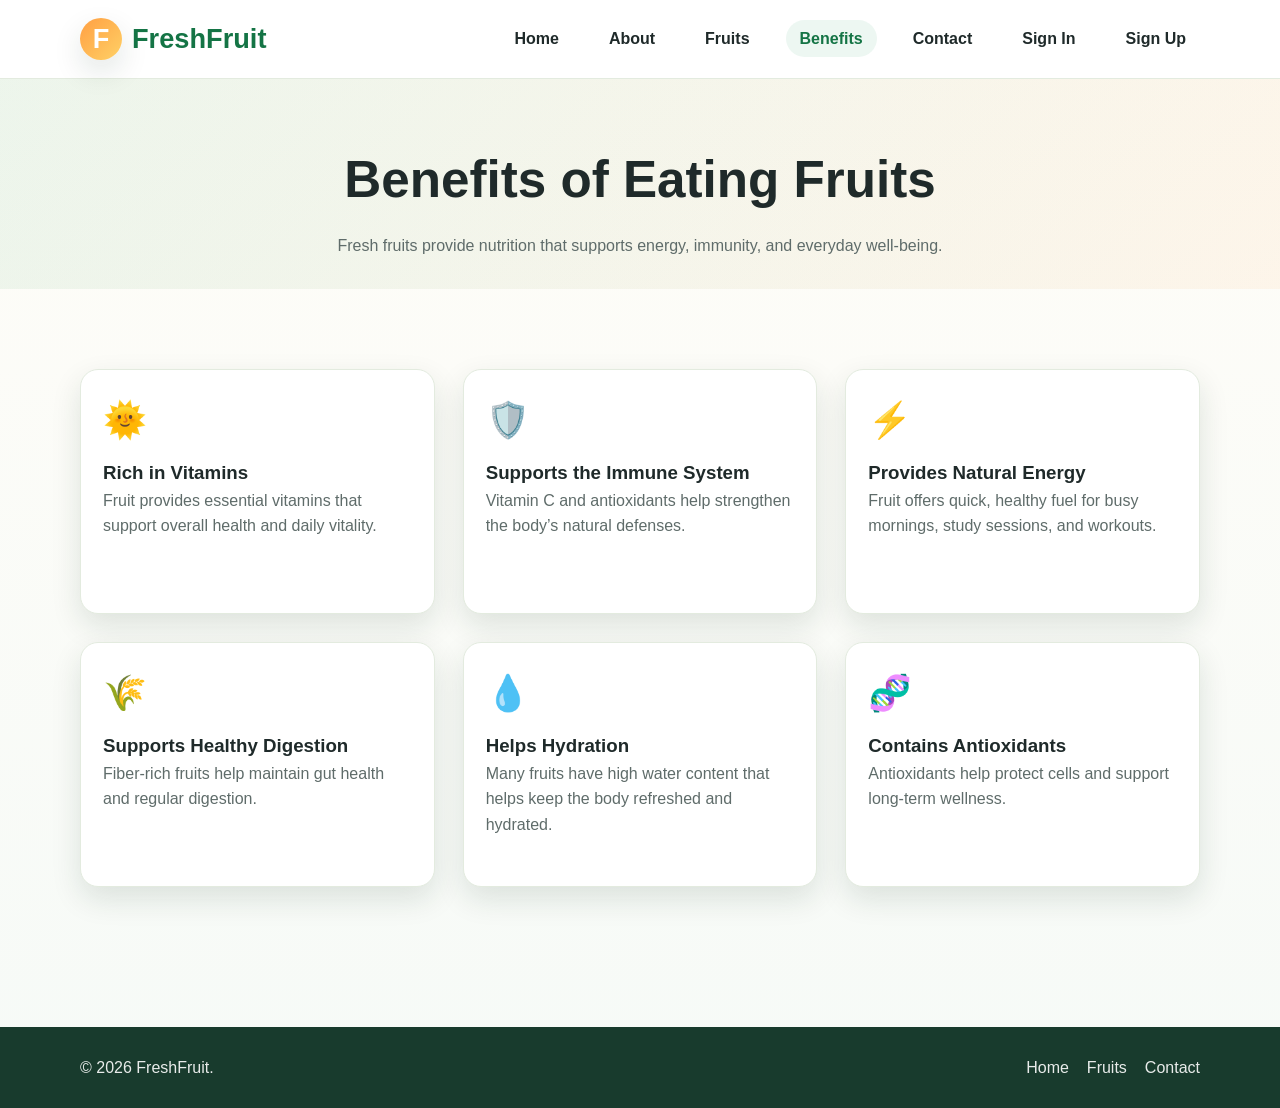
<file: benefits.html>
<!DOCTYPE html>
<html lang="en">
  <head>
    <meta charset="UTF-8" />
    <meta name="viewport" content="width=device-width, initial-scale=1.0" />
    <title>FreshFruit | Benefits</title>
    <link rel="stylesheet" href="css/style.css" />
  </head>
  <body>
    <header class="site-header">
      <nav class="navbar container" aria-label="Main navigation">
        <a href="index.html" class="brand" aria-label="FreshFruit home">
          <span class="brand-mark">F</span>
          <span>FreshFruit</span>
        </a>
        <button class="nav-toggle" type="button" aria-label="Toggle navigation">☰</button>
        <ul class="nav-menu">
          <li><a href="index.html">Home</a></li>
          <li><a href="about.html">About</a></li>
          <li><a href="fruits.html">Fruits</a></li>
          <li><a href="benefits.html">Benefits</a></li>
          <li><a href="contact.html">Contact</a></li>
          <li class="auth-logged-out"><a href="signin.html">Sign In</a></li>
          <li class="auth-logged-out"><a href="signup.html">Sign Up</a></li>
          <li class="auth-logged-in hidden"><a href="profile.html">Profile</a></li>
          <li class="auth-logged-in hidden"><button class="nav-signout" type="button">Sign Out</button></li>
        </ul>
      </nav>
    </header>

    <main>
      <section class="page-header">
        <div class="container page-header-inner">
          <h1>Benefits of Eating Fruits</h1>
          <p>Fresh fruits provide nutrition that supports energy, immunity, and everyday well-being.</p>
        </div>
      </section>

      <section class="section">
        <div class="container">
          <div class="benefits-grid">
            <article class="benefit-card">
              <div class="benefit-icon">🌞</div>
              <h3>Rich in Vitamins</h3>
              <p>Fruit provides essential vitamins that support overall health and daily vitality.</p>
            </article>

            <article class="benefit-card">
              <div class="benefit-icon">🛡️</div>
              <h3>Supports the Immune System</h3>
              <p>Vitamin C and antioxidants help strengthen the body’s natural defenses.</p>
            </article>

            <article class="benefit-card">
              <div class="benefit-icon">⚡</div>
              <h3>Provides Natural Energy</h3>
              <p>Fruit offers quick, healthy fuel for busy mornings, study sessions, and workouts.</p>
            </article>

            <article class="benefit-card">
              <div class="benefit-icon">🌾</div>
              <h3>Supports Healthy Digestion</h3>
              <p>Fiber-rich fruits help maintain gut health and regular digestion.</p>
            </article>

            <article class="benefit-card">
              <div class="benefit-icon">💧</div>
              <h3>Helps Hydration</h3>
              <p>Many fruits have high water content that helps keep the body refreshed and hydrated.</p>
            </article>

            <article class="benefit-card">
              <div class="benefit-icon">🧬</div>
              <h3>Contains Antioxidants</h3>
              <p>Antioxidants help protect cells and support long-term wellness.</p>
            </article>
          </div>
        </div>
      </section>
    </main>

    <footer class="site-footer">
      <div class="container footer-inner">
        <p>© 2026 FreshFruit.</p>
        <div class="footer-links">
          <a href="index.html">Home</a>
          <a href="fruits.html">Fruits</a>
          <a href="contact.html">Contact</a>
        </div>
      </div>
    </footer>

    <script src="js/script.js"></script>
  </body>
</html>
</file>
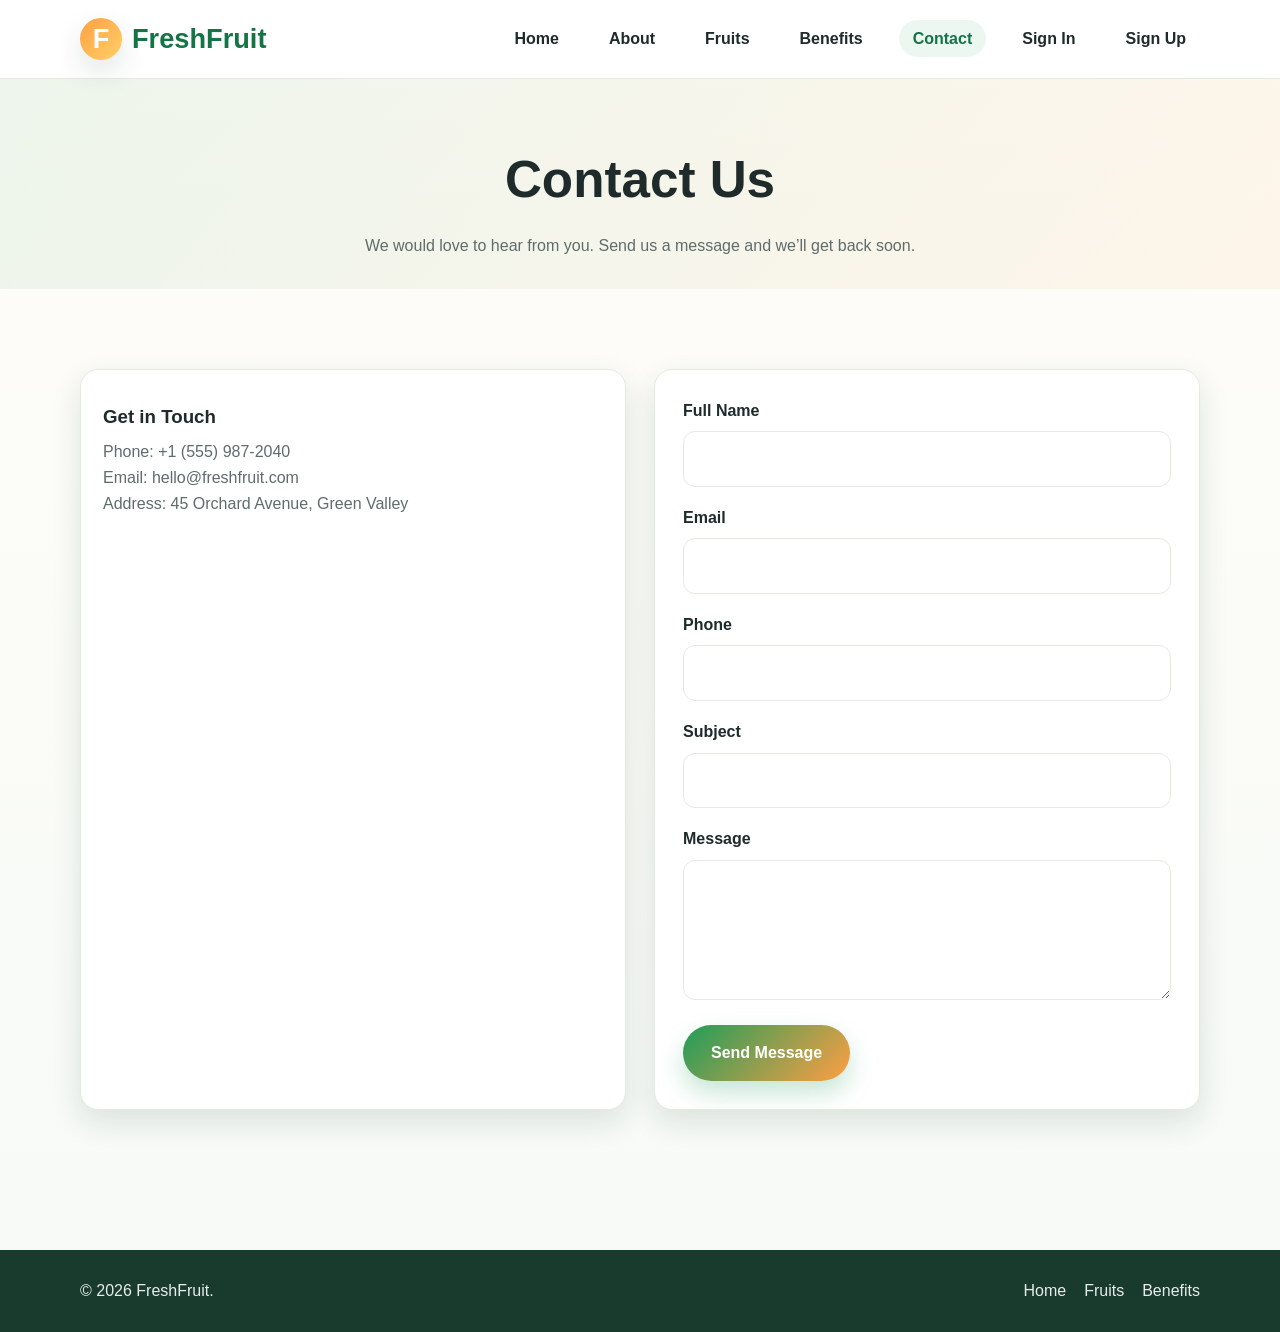
<file: contact.html>
<!DOCTYPE html>
<html lang="en">
  <head>
    <meta charset="UTF-8" />
    <meta name="viewport" content="width=device-width, initial-scale=1.0" />
    <title>FreshFruit | Contact</title>
    <link rel="stylesheet" href="css/style.css" />
  </head>
  <body>
    <header class="site-header">
      <nav class="navbar container" aria-label="Main navigation">
        <a href="index.html" class="brand" aria-label="FreshFruit home">
          <span class="brand-mark">F</span>
          <span>FreshFruit</span>
        </a>
        <button class="nav-toggle" type="button" aria-label="Toggle navigation">☰</button>
        <ul class="nav-menu">
          <li><a href="index.html">Home</a></li>
          <li><a href="about.html">About</a></li>
          <li><a href="fruits.html">Fruits</a></li>
          <li><a href="benefits.html">Benefits</a></li>
          <li><a href="contact.html">Contact</a></li>
          <li class="auth-logged-out"><a href="signin.html">Sign In</a></li>
          <li class="auth-logged-out"><a href="signup.html">Sign Up</a></li>
          <li class="auth-logged-in hidden"><a href="profile.html">Profile</a></li>
          <li class="auth-logged-in hidden"><button class="nav-signout" type="button">Sign Out</button></li>
        </ul>
      </nav>
    </header>

    <main>
      <section class="page-header">
        <div class="container page-header-inner">
          <h1>Contact Us</h1>
          <p>We would love to hear from you. Send us a message and we’ll get back soon.</p>
        </div>
      </section>

      <section class="section">
        <div class="container contact-layout">
          <div class="contact-card">
            <h3>Get in Touch</h3>
            <p>Phone: +1 (555) 987-2040</p>
            <p>Email: hello@freshfruit.com</p>
            <p>Address: 45 Orchard Avenue, Green Valley</p>
          </div>

          <div class="form-card">
            <form id="contactForm" novalidate>
              <div class="form-group">
                <label for="name">Full Name</label>
                <input id="name" name="name" type="text" />
              </div>

              <div class="form-group">
                <label for="email">Email</label>
                <input id="email" name="email" type="email" />
              </div>

              <div class="form-group">
                <label for="phone">Phone</label>
                <input id="phone" name="phone" type="tel" />
              </div>

              <div class="form-group">
                <label for="subject">Subject</label>
                <input id="subject" name="subject" type="text" />
              </div>

              <div class="form-group">
                <label for="message">Message</label>
                <textarea id="message" name="message"></textarea>
              </div>

              <div class="form-actions">
                <button type="submit" class="btn btn-primary">Send Message</button>
              </div>

              <div id="contactError" class="alert error" aria-live="polite"></div>
              <div id="contactSuccess" class="alert success" aria-live="polite"></div>
            </form>
          </div>
        </div>
      </section>
    </main>

    <footer class="site-footer">
      <div class="container footer-inner">
        <p>© 2026 FreshFruit.</p>
        <div class="footer-links">
          <a href="index.html">Home</a>
          <a href="fruits.html">Fruits</a>
          <a href="benefits.html">Benefits</a>
        </div>
      </div>
    </footer>

    <script src="js/script.js"></script>
  </body>
</html>
</file>
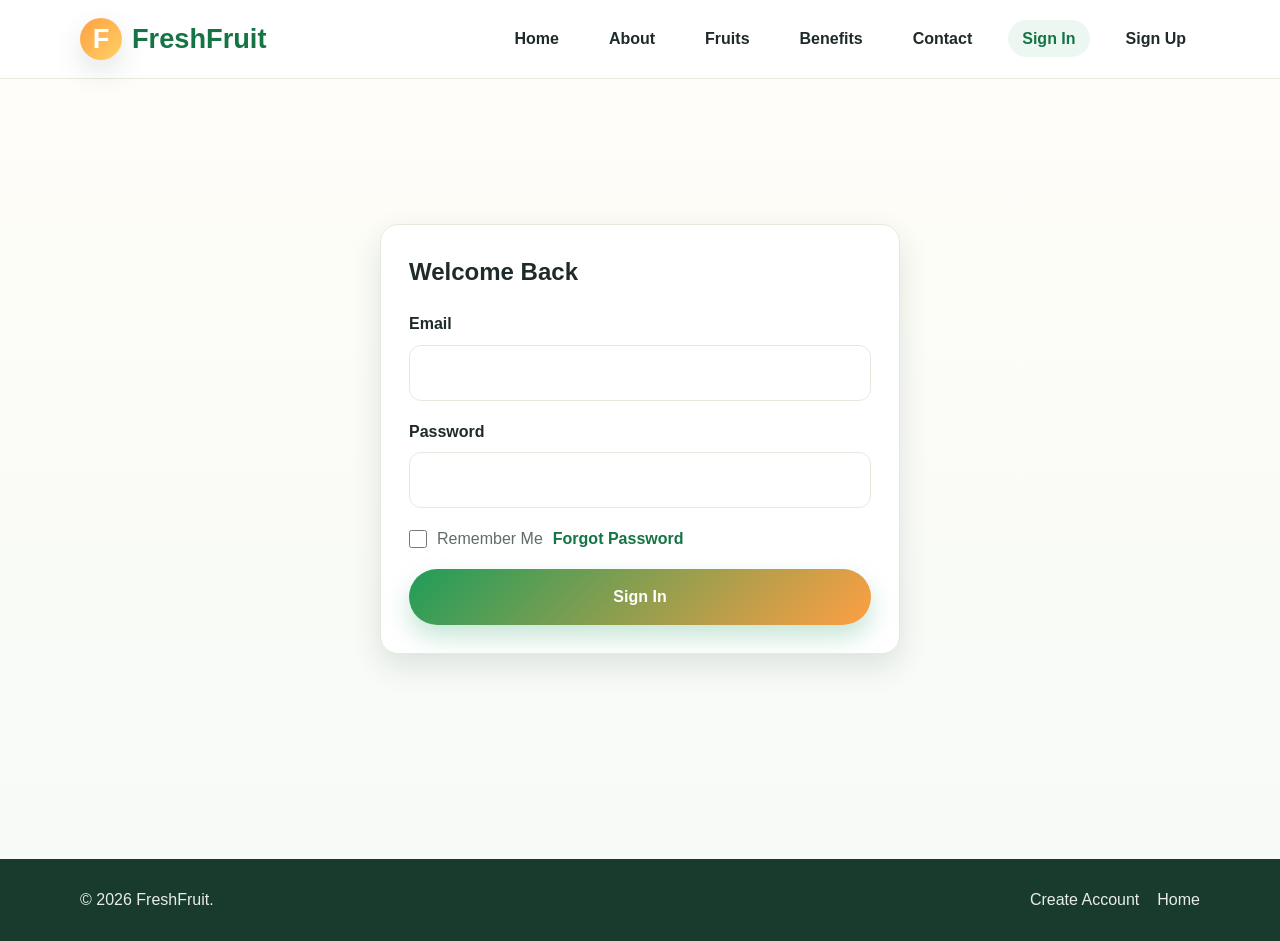
<file: profile.html>
<!DOCTYPE html>
<html lang="en">
  <head>
    <meta charset="UTF-8" />
    <meta name="viewport" content="width=device-width, initial-scale=1.0" />
    <title>FreshFruit | Profile</title>
    <link rel="stylesheet" href="css/style.css" />
  </head>
  <body>
    <header class="site-header">
      <nav class="navbar container" aria-label="Main navigation">
        <a href="index.html" class="brand" aria-label="FreshFruit home">
          <span class="brand-mark">F</span>
          <span>FreshFruit</span>
        </a>
        <button class="nav-toggle" type="button" aria-label="Toggle navigation">☰</button>
        <ul class="nav-menu">
          <li><a href="index.html">Home</a></li>
          <li><a href="about.html">About</a></li>
          <li><a href="fruits.html">Fruits</a></li>
          <li><a href="benefits.html">Benefits</a></li>
          <li><a href="contact.html">Contact</a></li>
          <li class="auth-logged-out"><a href="signin.html">Sign In</a></li>
          <li class="auth-logged-out"><a href="signup.html">Sign Up</a></li>
          <li class="auth-logged-in hidden"><a href="profile.html">Profile</a></li>
          <li class="auth-logged-in hidden"><button class="nav-signout" type="button">Sign Out</button></li>
        </ul>
      </nav>
    </header>

    <main>
      <section class="page-header">
        <div class="container page-header-inner">
          <h1>My Profile</h1>
          <p>Manage your FreshFruit account and view account details.</p>
        </div>
      </section>

      <section class="section">
        <div class="container profile-grid">
          <div id="profileSection" class="profile-card">
            <div class="profile-header">
              <div class="profile-avatar">👤</div>
              <h2 id="profileName">Customer</h2>
            </div>
            <p><strong>Email:</strong> <span id="profileEmail">-</span></p>
            <p style="margin-top: 12px;"><strong>Account Status:</strong> <span class="profile-status" id="profileStatus">Active</span></p>
            <button id="profileSignOut" class="btn btn-primary" style="margin-top: 20px; width: 100%;">Sign Out</button>
          </div>
        </div>
      </section>
    </main>

    <footer class="site-footer">
      <div class="container footer-inner">
        <p>© 2026 FreshFruit.</p>
        <div class="footer-links">
          <a href="index.html">Home</a>
          <a href="fruits.html">Fruits</a>
          <a href="contact.html">Contact</a>
        </div>
      </div>
    </footer>

    <script src="js/script.js"></script>
  </body>
</html>
</file>
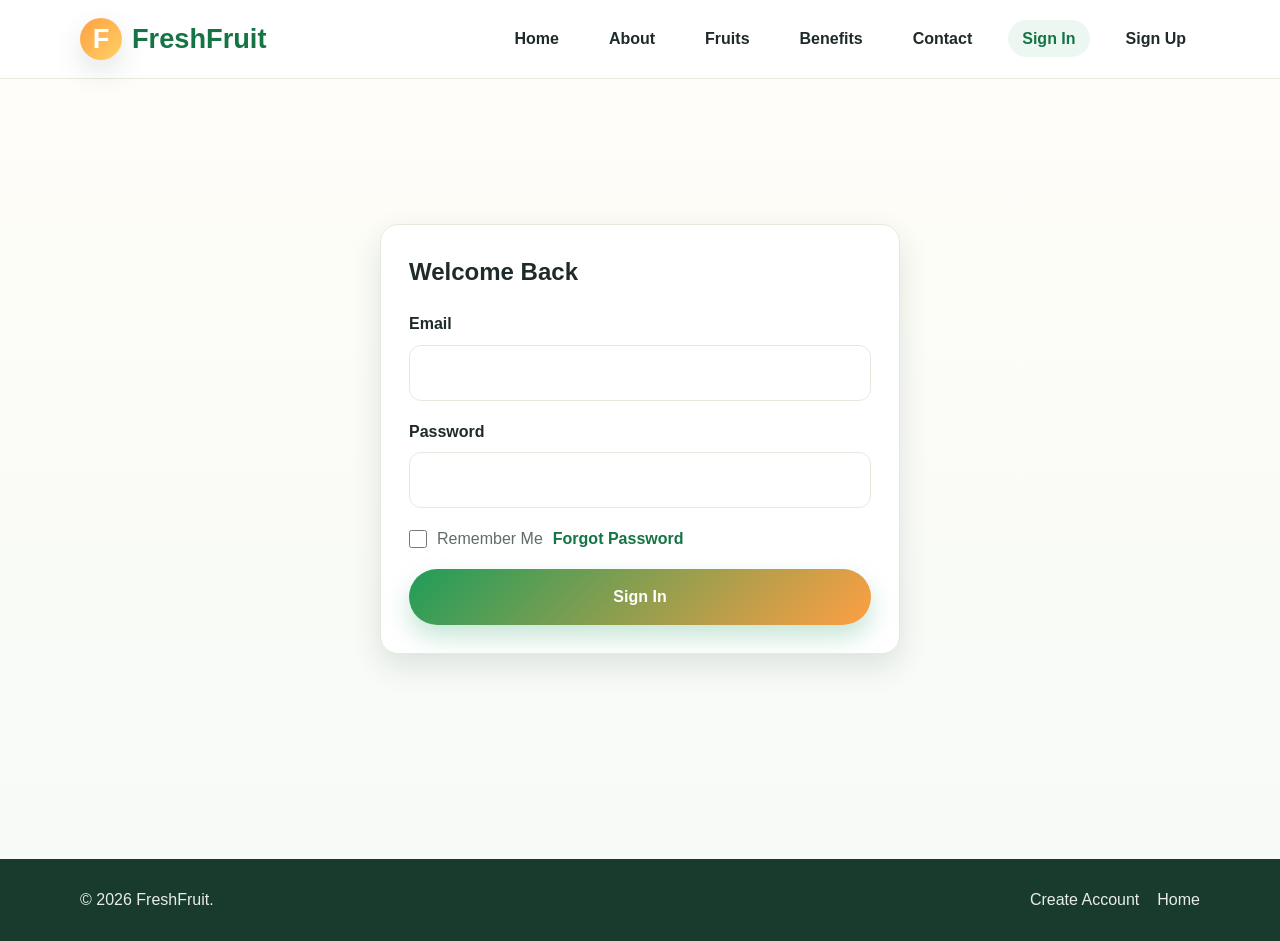
<file: signin.html>
<!DOCTYPE html>
<html lang="en">
  <head>
    <meta charset="UTF-8" />
    <meta name="viewport" content="width=device-width, initial-scale=1.0" />
    <title>FreshFruit | Sign In</title>
    <link rel="stylesheet" href="css/style.css" />
  </head>
  <body>
    <header class="site-header">
      <nav class="navbar container" aria-label="Main navigation">
        <a href="index.html" class="brand" aria-label="FreshFruit home">
          <span class="brand-mark">F</span>
          <span>FreshFruit</span>
        </a>
        <button class="nav-toggle" type="button" aria-label="Toggle navigation">☰</button>
        <ul class="nav-menu">
          <li><a href="index.html">Home</a></li>
          <li><a href="about.html">About</a></li>
          <li><a href="fruits.html">Fruits</a></li>
          <li><a href="benefits.html">Benefits</a></li>
          <li><a href="contact.html">Contact</a></li>
          <li class="auth-logged-out"><a href="signin.html">Sign In</a></li>
          <li class="auth-logged-out"><a href="signup.html">Sign Up</a></li>
          <li class="auth-logged-in hidden"><a href="profile.html">Profile</a></li>
          <li class="auth-logged-in hidden"><button class="nav-signout" type="button">Sign Out</button></li>
        </ul>
      </nav>
    </header>

    <main class="auth-layout">
      <div class="form-card auth-form">
        <h2 style="margin-bottom: 20px;">Welcome Back</h2>
        <form id="signinForm" novalidate>
          <div class="form-group">
            <label for="signinEmail">Email</label>
            <input id="signinEmail" name="email" type="email" />
          </div>

          <div class="form-group">
            <label for="signinPassword">Password</label>
            <input id="signinPassword" name="password" type="password" />
          </div>

          <div class="checkbox-row">
            <input id="rememberMe" type="checkbox" />
            <label for="rememberMe">Remember Me</label>
            <a href="signup.html" class="forgot-link">Forgot Password</a>
          </div>

          <button type="submit" class="btn btn-primary" style="width: 100%;">Sign In</button>
          <div id="signinError" class="alert error" aria-live="polite"></div>
        </form>
      </div>
    </main>

    <footer class="site-footer">
      <div class="container footer-inner">
        <p>© 2026 FreshFruit.</p>
        <div class="footer-links">
          <a href="signup.html">Create Account</a>
          <a href="index.html">Home</a>
        </div>
      </div>
    </footer>

    <script src="js/script.js"></script>
  </body>
</html>
</file>
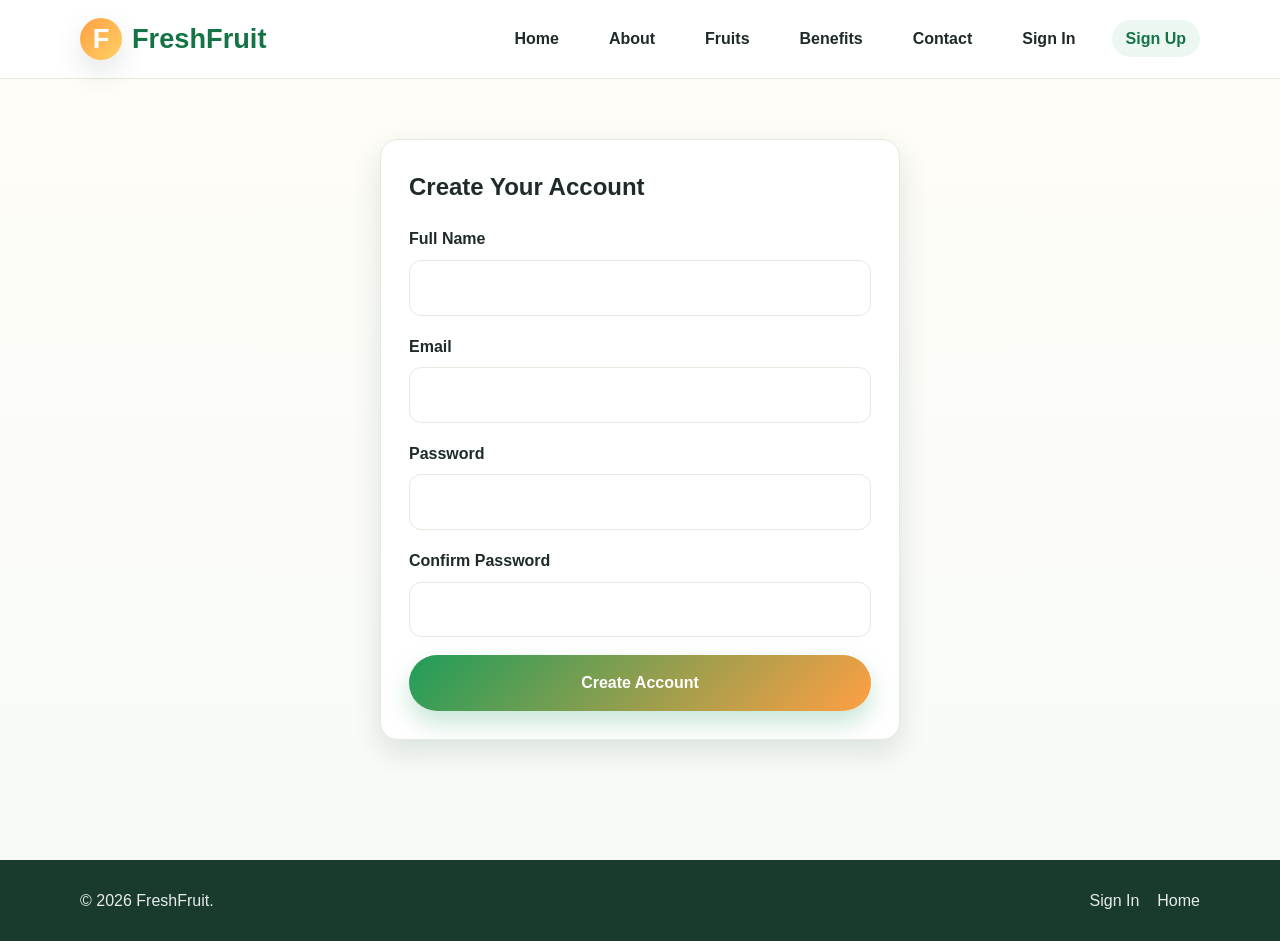
<file: signup.html>
<!DOCTYPE html>
<html lang="en">
  <head>
    <meta charset="UTF-8" />
    <meta name="viewport" content="width=device-width, initial-scale=1.0" />
    <title>FreshFruit | Sign Up</title>
    <link rel="stylesheet" href="css/style.css" />
  </head>
  <body>
    <header class="site-header">
      <nav class="navbar container" aria-label="Main navigation">
        <a href="index.html" class="brand" aria-label="FreshFruit home">
          <span class="brand-mark">F</span>
          <span>FreshFruit</span>
        </a>
        <button class="nav-toggle" type="button" aria-label="Toggle navigation">☰</button>
        <ul class="nav-menu">
          <li><a href="index.html">Home</a></li>
          <li><a href="about.html">About</a></li>
          <li><a href="fruits.html">Fruits</a></li>
          <li><a href="benefits.html">Benefits</a></li>
          <li><a href="contact.html">Contact</a></li>
          <li class="auth-logged-out"><a href="signin.html">Sign In</a></li>
          <li class="auth-logged-out"><a href="signup.html">Sign Up</a></li>
          <li class="auth-logged-in hidden"><a href="profile.html">Profile</a></li>
          <li class="auth-logged-in hidden"><button class="nav-signout" type="button">Sign Out</button></li>
        </ul>
      </nav>
    </header>

    <main class="auth-layout">
      <div class="form-card auth-form">
        <h2 style="margin-bottom: 20px;">Create Your Account</h2>
        <form id="signupForm" novalidate>
          <div class="form-group">
            <label for="fullName">Full Name</label>
            <input id="fullName" name="fullName" type="text" />
          </div>

          <div class="form-group">
            <label for="signupEmail">Email</label>
            <input id="signupEmail" name="email" type="email" />
          </div>

          <div class="form-group">
            <label for="password">Password</label>
            <input id="password" name="password" type="password" />
          </div>

          <div class="form-group">
            <label for="confirmPassword">Confirm Password</label>
            <input id="confirmPassword" name="confirmPassword" type="password" />
          </div>

          <button type="submit" class="btn btn-primary" style="width: 100%;">Create Account</button>
          <div id="signupError" class="alert error" aria-live="polite"></div>
          <div id="signupSuccess" class="alert success" aria-live="polite"></div>
        </form>
      </div>
    </main>

    <footer class="site-footer">
      <div class="container footer-inner">
        <p>© 2026 FreshFruit.</p>
        <div class="footer-links">
          <a href="signin.html">Sign In</a>
          <a href="index.html">Home</a>
        </div>
      </div>
    </footer>

    <script src="js/script.js"></script>
  </body>
</html>
</file>
<file: css/style.css>
:root {
  --primary-green: #1f9d5a;
  --primary-green-dark: #147445;
  --secondary-orange: #ff9f43;
  --secondary-yellow: #ffd166;
  --secondary-red: #ef476f;
  --white: #ffffff;
  --light-bg: #f7f9f5;
  --text-dark: #1f2a2a;
  --text-muted: #5f6c6a;
  --border: #e3ebdf;
  --shadow: 0 12px 30px rgba(18, 52, 34, 0.12);
  --radius: 18px;
}

* {
  box-sizing: border-box;
  margin: 0;
  padding: 0;
}

html {
  scroll-behavior: smooth;
}

body {
  font-family: Arial, Helvetica, sans-serif;
  background: linear-gradient(180deg, #fffdf8 0%, #f6faf7 100%);
  color: var(--text-dark);
  line-height: 1.6;
}

a {
  text-decoration: none;
  color: inherit;
}

img {
  max-width: 100%;
  display: block;
}

button,
input,
textarea {
  font: inherit;
}

.container {
  width: min(1120px, calc(100% - 32px));
  margin: 0 auto;
}

.section {
  padding: 80px 0;
}

.section-title {
  text-align: center;
  margin-bottom: 30px;
}

.section-title h2 {
  font-size: clamp(2rem, 4vw, 2.6rem);
  color: var(--text-dark);
  margin-bottom: 10px;
}

.section-title p {
  color: var(--text-muted);
  max-width: 700px;
  margin: 0 auto;
}

.site-header {
  background: rgba(255, 255, 255, 0.95);
  position: sticky;
  top: 0;
  z-index: 1000;
  border-bottom: 1px solid var(--border);
  backdrop-filter: blur(6px);
}

.navbar {
  display: flex;
  align-items: center;
  justify-content: space-between;
  min-height: 78px;
}

.brand {
  display: flex;
  align-items: center;
  gap: 10px;
  font-size: 1.7rem;
  font-weight: 700;
  color: var(--primary-green-dark);
}

.brand-mark {
  width: 42px;
  height: 42px;
  display: flex;
  align-items: center;
  justify-content: center;
  border-radius: 50%;
  background: linear-gradient(135deg, var(--secondary-orange), var(--secondary-yellow));
  color: var(--white);
  box-shadow: var(--shadow);
}

.nav-menu {
  display: flex;
  list-style: none;
  gap: 22px;
  align-items: center;
}

.nav-menu a,
.nav-signout {
  color: var(--text-dark);
  font-weight: 600;
  padding: 10px 14px;
  border-radius: 999px;
  transition: 0.25s ease;
  border: none;
  background: transparent;
  cursor: pointer;
}

.nav-menu a:hover,
.nav-menu a[aria-current="page"],
.nav-signout:hover {
  background: rgba(31, 157, 90, 0.08);
  color: var(--primary-green-dark);
}

.nav-signout {
  display: inline-flex;
  align-items: center;
  justify-content: center;
}

.nav-toggle {
  display: none;
  font-size: 1.7rem;
  background: var(--primary-green);
  color: var(--white);
  border: none;
  width: 42px;
  height: 42px;
  border-radius: 12px;
  cursor: pointer;
}

.hidden {
  display: none !important;
}

.hero {
  padding: 90px 0 30px;
}

.hero-inner {
  display: flex;
  align-items: center;
  justify-content: space-between;
  gap: 40px;
}

.hero-copy,
.hero-visual {
  flex: 1;
}

.hero-copy h1 {
  font-size: clamp(2.4rem, 5vw, 4rem);
  line-height: 1.1;
  margin-bottom: 18px;
  color: var(--text-dark);
}

.hero-copy p {
  font-size: 1.08rem;
  color: var(--text-muted);
  max-width: 600px;
  margin-bottom: 28px;
}

.hero-actions {
  display: flex;
  flex-wrap: wrap;
  gap: 16px;
  margin-bottom: 20px;
}

.btn {
  display: inline-flex;
  justify-content: center;
  align-items: center;
  border: none;
  border-radius: 999px;
  padding: 15px 28px;
  font-weight: 700;
  cursor: pointer;
  transition: transform 0.2s ease, box-shadow 0.2s ease;
}

.btn:hover {
  transform: translateY(-2px);
}

.btn-primary {
  background: linear-gradient(135deg, var(--primary-green), var(--secondary-orange));
  color: var(--white);
  box-shadow: 0 12px 24px rgba(31, 157, 90, 0.25);
}

.btn-secondary {
  background: var(--white);
  color: var(--primary-green-dark);
  border: 1px solid var(--border);
}

.hero-stats {
  display: flex;
  flex-wrap: wrap;
  gap: 18px;
}

.hero-stat {
  min-width: 120px;
}

.hero-stat strong {
  display: block;
  font-size: 1.7rem;
  color: var(--primary-green-dark);
}

.hero-stat span {
  color: var(--text-muted);
  font-size: 0.92rem;
}

.hero-image {
  position: relative;
}

.hero-image img {
  width: 100%;
  max-width: 540px;
  border-radius: 32px;
  object-fit: cover;
  box-shadow: var(--shadow);
}

.badge {
  position: absolute;
  right: 20px;
  bottom: 22px;
  background: rgba(255, 255, 255, 0.9);
  padding: 12px 16px;
  border-radius: 16px;
  box-shadow: var(--shadow);
  font-weight: 700;
  color: var(--primary-green-dark);
}

.featured-grid,
.benefits-grid,
.fruit-grid,
.feature-cards,
.values-grid,
.about-layout,
.profile-grid,
.contact-layout {
  display: flex;
  flex-wrap: wrap;
  gap: 28px;
}

.featured-grid,
.benefits-grid,
.fruit-grid,
.feature-cards,
.values-grid,
.profile-grid,
.contact-layout {
  align-items: stretch;
}

.featured-grid > *,
.benefits-grid > *,
.fruit-grid > *,
.feature-cards > *,
.values-grid > *,
.profile-grid > *,
.contact-layout > * {
  flex: 1 1 260px;
}

.fruit-card,
.feature-card,
.benefit-card,
.value-card,
.profile-card,
.contact-card,
.form-card,
.detail-card {
  background: var(--white);
  border: 1px solid var(--border);
  border-radius: var(--radius);
  box-shadow: var(--shadow);
  overflow: hidden;
  transition: transform 0.2s ease, box-shadow 0.2s ease;
}

.fruit-card:hover,
.feature-card:hover,
.benefit-card:hover,
.value-card:hover,
.profile-card:hover,
.contact-card:hover,
.detail-card:hover {
  transform: translateY(-6px);
  box-shadow: 0 20px 35px rgba(17, 53, 28, 0.12);
}

.fruit-card img,
.feature-card img,
.detail-image img {
  width: 100%;
  height: 220px;
  object-fit: cover;
}

.fruit-card-content,
.feature-card-content,
.benefit-card,
.value-card,
.profile-card,
.contact-card,
.detail-content {
  padding: 22px;
}

.fruit-card h3,
.feature-card h3,
.value-card h3,
.profile-card h3,
.contact-card h3 {
  margin: 10px 0 8px;
}

.meta-line {
  display: flex;
  align-items: center;
  justify-content: space-between;
  gap: 10px;
  margin: 8px 0 12px;
  color: var(--text-muted);
  font-size: 0.93rem;
}

.price-tag {
  background: rgba(31, 157, 90, 0.12);
  color: var(--primary-green-dark);
  padding: 7px 12px;
  border-radius: 999px;
  font-weight: 700;
}

.fruit-card p,
.feature-card p,
.value-card p,
.benefit-card p,
.profile-card p,
.contact-card p {
  color: var(--text-muted);
}

.link-button {
  display: inline-flex;
  align-items: center;
  justify-content: center;
  margin-top: 16px;
  background: var(--primary-green);
  color: var(--white);
  font-weight: 700;
  padding: 12px 18px;
  border-radius: 999px;
  transition: 0.2s ease;
}

.link-button:hover {
  background: var(--primary-green-dark);
}

.page-header {
  background: linear-gradient(135deg, rgba(31, 157, 90, 0.08), rgba(255, 159, 67, 0.08));
  padding: 60px 0 30px;
}

.page-header-inner {
  text-align: center;
}

.page-header h1 {
  font-size: clamp(2.2rem, 5vw, 3.2rem);
  margin-bottom: 12px;
}

.page-header p {
  color: var(--text-muted);
}

.about-layout {
  align-items: center;
}

.about-content,
.about-visual {
  flex: 1 1 420px;
}

.about-image {
  border-radius: 24px;
  overflow: hidden;
  box-shadow: var(--shadow);
}

.about-image img {
  width: 100%;
  height: 100%;
  min-height: 420px;
  object-fit: cover;
}

.mission-box {
  background: linear-gradient(135deg, rgba(31, 157, 90, 0.07), rgba(255, 209, 102, 0.14));
  border: 1px solid var(--border);
  border-radius: var(--radius);
  padding: 26px;
  margin: 18px 0;
}

.mission-box h3 {
  margin-bottom: 8px;
}

.fruit-tools {
  display: flex;
  justify-content: space-between;
  align-items: center;
  gap: 18px;
  margin: 30px 0 24px;
  flex-wrap: wrap;
}

.search-box {
  flex: 1 1 300px;
}

.search-box input {
  width: 100%;
  padding: 16px 18px;
  border: 1px solid var(--border);
  border-radius: 999px;
  background: var(--white);
  box-shadow: 0 7px 18px rgba(18, 52, 34, 0.04);
}

.filter-summary {
  color: var(--text-muted);
  font-weight: 600;
}

.empty-state {
  flex: 1 1 100%;
  padding: 48px 24px;
  text-align: center;
  background: rgba(255, 255, 255, 0.72);
  border: 1px dashed var(--border);
  border-radius: var(--radius);
}

.empty-state h2 {
  margin-bottom: 8px;
  color: var(--primary-green-dark);
}

.empty-state p {
  color: var(--text-muted);
}

.detail-layout {
  display: flex;
  flex-wrap: wrap;
  gap: 30px;
  align-items: stretch;
  margin-top: 30px;
}

.detail-image {
  flex: 1 1 420px;
}

.detail-card {
  flex: 1 1 420px;
}

.detail-meta {
  display: flex;
  flex-wrap: wrap;
  gap: 10px;
  margin: 18px 0;
}

.detail-badge {
  background: rgba(255, 159, 67, 0.12);
  color: #b85a00;
  padding: 8px 12px;
  border-radius: 999px;
  font-weight: 700;
}

.info-list {
  list-style: none;
  margin-top: 18px;
}

.info-list li {
  padding: 10px 0;
  border-bottom: 1px solid var(--border);
  color: var(--text-muted);
}

.feature-card,
.benefit-card,
.value-card {
  min-height: 245px;
}

.benefit-icon,
.value-icon,
.feature-icon {
  font-size: 2.2rem;
  margin-bottom: 10px;
}

.form-card {
  padding: 28px;
  max-width: 700px;
  margin: 0 auto;
}

.form-group {
  margin-bottom: 18px;
}

.form-group label {
  display: block;
  margin-bottom: 8px;
  font-weight: 700;
}

.form-group input,
.form-group textarea {
  width: 100%;
  padding: 14px 16px;
  border: 1px solid var(--border);
  border-radius: 12px;
  background: #fff;
}

.form-group textarea {
  min-height: 140px;
  resize: vertical;
}

.form-actions {
  display: flex;
  justify-content: space-between;
  align-items: center;
  gap: 12px;
  flex-wrap: wrap;
}

.form-note,
.inline-note {
  color: var(--text-muted);
  font-size: 0.95rem;
}

.auth-layout {
  min-height: 80vh;
  display: flex;
  align-items: center;
  justify-content: center;
  padding: 60px 0;
}

.auth-form {
  width: min(520px, 100%);
}

.checkbox-row {
  display: flex;
  align-items: center;
  gap: 10px;
  margin-bottom: 18px;
  color: var(--text-muted);
}

.checkbox-row input {
  width: 18px;
  height: 18px;
}

.forgot-link {
  color: var(--primary-green-dark);
  font-weight: 700;
}

.alert {
  display: none;
  margin-top: 16px;
  padding: 12px 16px;
  border-radius: 12px;
  font-weight: 600;
}

.alert.show {
  display: block;
}

.alert.error {
  background: rgba(239, 71, 111, 0.1);
  color: #b21e4a;
  border: 1px solid rgba(239, 71, 111, 0.2);
}

.alert.success {
  background: rgba(31, 157, 90, 0.1);
  color: #0f6d3c;
  border: 1px solid rgba(31, 157, 90, 0.2);
}

.toast {
  position: fixed;
  right: 20px;
  bottom: 20px;
  background: var(--primary-green-dark);
  color: var(--white);
  padding: 14px 18px;
  border-radius: 12px;
  box-shadow: var(--shadow);
  opacity: 0;
  transform: translateY(12px);
  transition: all 0.25s ease;
  z-index: 2000;
}

.toast.show {
  opacity: 1;
  transform: translateY(0);
}

.profile-header {
  margin-bottom: 18px;
}

.profile-avatar {
  width: 110px;
  height: 110px;
  border-radius: 50%;
  background: linear-gradient(135deg, var(--primary-green), var(--secondary-yellow));
  display: flex;
  align-items: center;
  justify-content: center;
  color: var(--white);
  font-size: 2.5rem;
  font-weight: 700;
  margin: 0 auto 18px;
}

.profile-status {
  display: inline-block;
  background: rgba(31, 157, 90, 0.12);
  color: var(--primary-green-dark);
  padding: 8px 12px;
  border-radius: 999px;
  font-weight: 700;
}

.site-footer {
  background: #183b2d;
  color: rgba(255, 255, 255, 0.9);
  padding: 28px 0;
  margin-top: 60px;
}

.footer-inner {
  display: flex;
  justify-content: space-between;
  align-items: center;
  gap: 20px;
  flex-wrap: wrap;
}

.footer-links {
  display: flex;
  flex-wrap: wrap;
  gap: 18px;
}

@media (max-width: 860px) {
  .nav-toggle {
    display: inline-flex;
    align-items: center;
    justify-content: center;
  }

  .nav-menu {
    position: absolute;
    left: 16px;
    right: 16px;
    top: 78px;
    display: none;
    flex-direction: column;
    align-items: flex-start;
    background: rgba(255, 255, 255, 0.98);
    border: 1px solid var(--border);
    border-radius: 18px;
    padding: 18px;
    box-shadow: var(--shadow);
  }

  .nav-menu.open {
    display: flex;
  }

  .hero-inner,
  .about-layout,
  .detail-layout {
    flex-direction: column;
  }
}

@media (max-width: 560px) {
  .section {
    padding: 64px 0;
  }

  .btn {
    width: 100%;
  }

  .hero-actions,
  .form-actions,
  .footer-inner {
    flex-direction: column;
    align-items: stretch;
  }

  .fruit-card img {
    height: 200px;
  }
}
</file>
